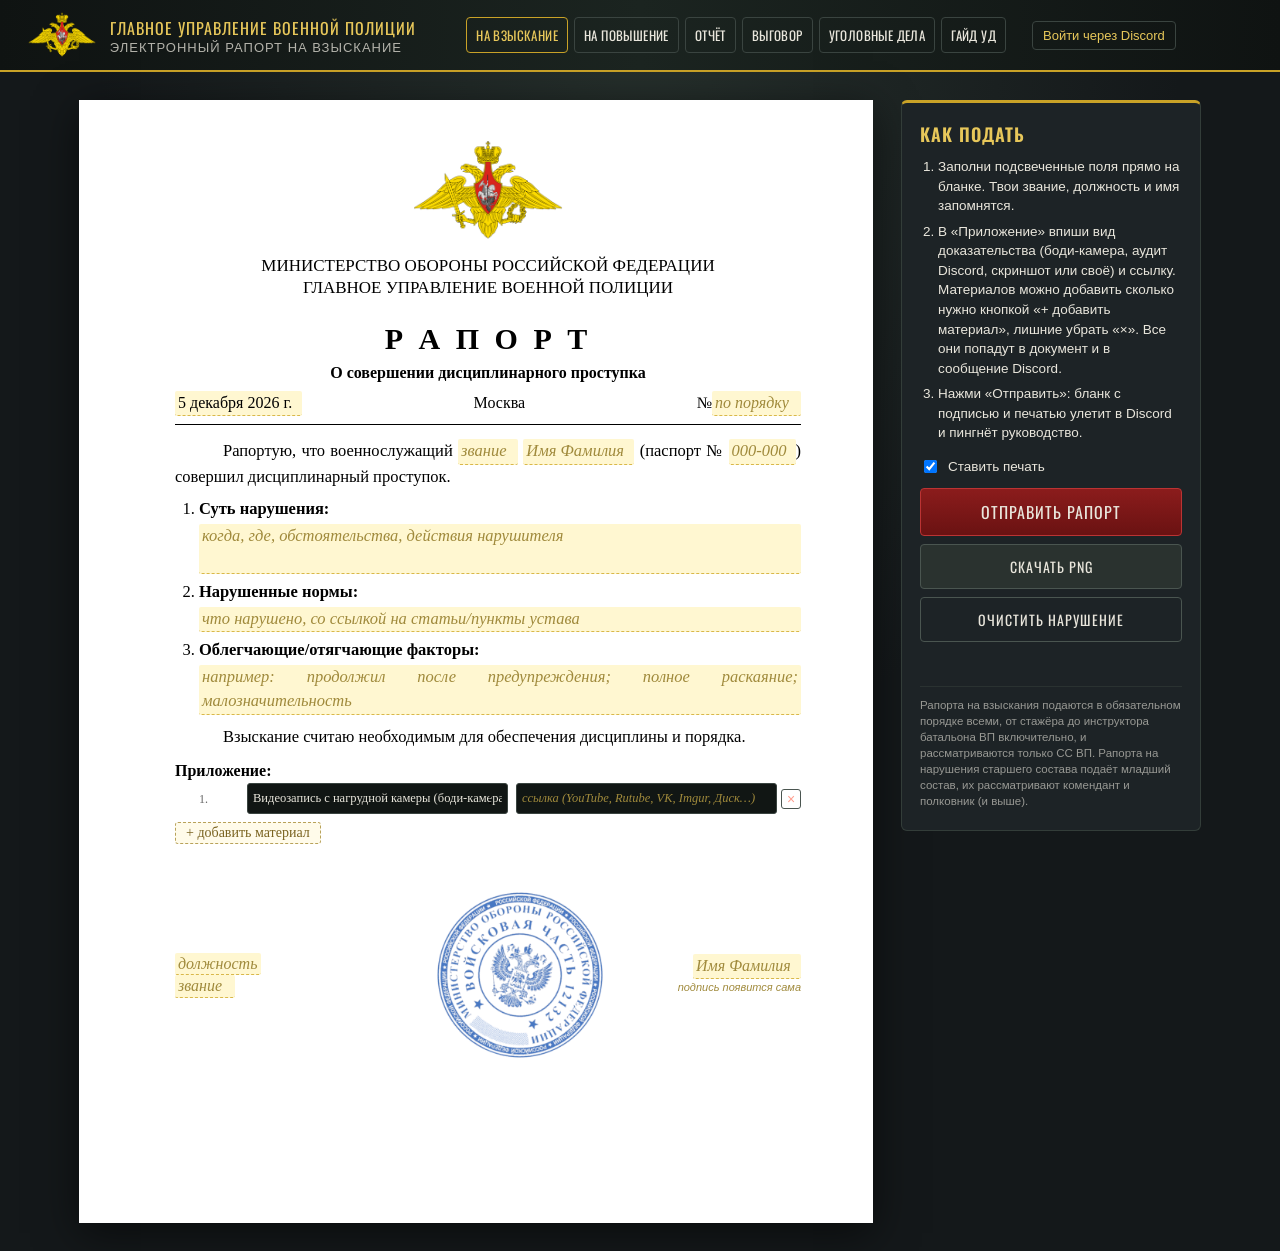
<file: index.html>
<!DOCTYPE html>
<html lang="ru">
<head>
<meta charset="utf-8">
<meta name="viewport" content="width=device-width, initial-scale=1">
<title>ГУ ВП · Электронный рапорт</title>
<link rel="preconnect" href="https://fonts.googleapis.com">
<link rel="preconnect" href="https://fonts.gstatic.com" crossorigin>
<link href="https://fonts.googleapis.com/css2?family=Marck+Script&family=Tinos:ital,wght@0,400;0,700;1,400&family=Oswald:wght@400;600&display=swap" rel="stylesheet">
<link rel="icon" href="favicon.svg" type="image/svg+xml">
<link rel="icon" href="favicon.png" type="image/png" sizes="64x64">
<link rel="apple-touch-icon" href="apple-touch-icon.png">
<link rel="stylesheet" href="style.css">
</head>
<body>
<header class="topbar">
  <img src="emblem.png" alt="">
  <div>
    <div class="t1">ГЛАВНОЕ УПРАВЛЕНИЕ ВОЕННОЙ ПОЛИЦИИ</div>
    <div class="t2">Электронный рапорт на взыскание</div>
  </div>
  <nav class="tabs"><a href="index.html" class="on">На взыскание</a><a href="povyshenie.html">На повышение</a><a href="otchet.html">Отчёт</a><a href="vygovor.html">Выговор</a><a href="ugolovnoe.html">Уголовные дела</a><a href="gajd.html">Гайд УД</a></nav>
</header>

<main class="layout">
  <section class="desk">
    <div class="paper" id="paper">
      <div class="emblem"><img src="emblem.png" alt=""></div>
      <div class="hdr" id="hdr"></div>

      <h1 class="title">Р А П О Р Т</h1>
      <div class="subtitle">О совершении дисциплинарного проступка</div>
      <div class="meta">
        <input class="f" id="date" data-fit>
        <span id="city"></span>
        <span>№<input class="f" id="num" data-fit></span>
      </div>
      <div class="rule"></div>

      <p class="para">Рапортую, что военнослужащий
        <input class="f req" id="tRank" data-fit placeholder="звание" list="ranks">
        <input class="f req" id="tName" data-fit placeholder="Имя Фамилия">
        (паспорт №&nbsp;<input class="f req" id="tPass" data-fit placeholder="000-000">)
        совершил дисциплинарный проступок.</p>

      <ol class="items">
        <li><b>Суть нарушения:</b>
          <textarea class="f req" id="what" rows="2" placeholder="когда, где, обстоятельства, действия нарушителя"></textarea></li>
        <li><b>Нарушенные нормы:</b>
          <textarea class="f req" id="norms" rows="1" placeholder="что нарушено, со ссылкой на статьи/пункты устава"></textarea></li>
        <li><b>Облегчающие/отягчающие факторы:</b>
          <textarea class="f" id="factors" rows="1" placeholder="например: продолжил после предупреждения; полное раскаяние; малозначительность"></textarea></li>
      </ol>

      <p class="para">Взыскание считаю необходимым для обеспечения дисциплины и порядка.</p>

      <div class="appendix">
        <b>Приложение:</b>
        <div id="evList"></div>
        <button type="button" class="ev-add" id="evAdd">+ добавить материал</button>
      </div>

      <div class="sign">
        <div class="sign-left">
          <input class="f req" id="fromPos" data-fit placeholder="должность" list="positions">
          <input class="f req" id="fromRank" data-fit placeholder="звание" list="ranks">
        </div>
        <div class="sign-mid">
          <img id="stamp" alt="">
          <div class="autograph" id="autograph"><span id="autoText"></span><svg id="autoFlourish" viewBox="0 0 240 100"><path id="autoPath" d=""/></svg></div>
        </div>
        <div class="sign-right">
          <input class="f req" id="fromName" data-fit placeholder="Имя Фамилия">
          <div class="sign-hint">подпись появится сама</div>
        </div>
      </div>
    </div>
  </section>

  <aside class="panel">
    <h2>Как подать</h2>
    <ol>
      <li>Заполни подсвеченные поля прямо на бланке. Твои звание, должность и имя запомнятся.</li>
      <li>В «Приложение» впиши вид доказательства (боди-камера, аудит Discord, скриншот или своё) и ссылку. Материалов можно добавить сколько нужно кнопкой «+ добавить материал», лишние убрать «×». Все они попадут в документ и в сообщение Discord.</li>
      <li>Нажми «Отправить»: бланк с подписью и печатью улетит в Discord и пингнёт руководство.</li>
    </ol>
    <label class="chk"><input type="checkbox" id="stampOn" checked> Ставить печать</label>
    <button class="btn primary" id="send">Отправить рапорт</button>
    <button class="btn" id="download">Скачать PNG</button>
    <button class="btn ghost" id="clear">Очистить нарушение</button>
    <div class="status" id="status"></div>
    <div class="note">Рапорта на взыскания подаются в обязательном порядке всеми, от стажёра до инструктора батальона ВП включительно, и рассматриваются только СС ВП. Рапорта на нарушения старшего состава подаёт младший состав, их рассматривают комендант и полковник (и выше).</div>
  </aside>
</main>

<datalist id="ranks">
  <option>Рядовой</option><option>Ефрейтор</option><option>Младший сержант</option><option>Сержант</option>
  <option>Старший сержант</option><option>Старшина</option><option>Прапорщик</option><option>Старший прапорщик</option>
  <option>Младший лейтенант</option><option>Лейтенант</option><option>Старший лейтенант</option><option>Капитан</option>
  <option>Майор</option><option>Подполковник</option><option>Полковник</option><option>Генерал-майор</option><option>Генерал-лейтенант</option><option>Генерал-полковник</option><option>Генерал армии</option>
</datalist>
<datalist id="evTypes">
  <option>Видеозапись с нагрудной камеры (боди-камера)</option><option>Запись из аудита Discord</option><option>Скриншот</option><option>Видеозапись</option><option>Аудиозапись</option><option>Рапорт свидетеля</option><option>Объяснительная</option><option>Выписка из журнала</option>
</datalist>
<datalist id="positions">
  <option>Стажёр ВП</option><option>Инспектор ВП</option><option>Дознаватель ВП</option><option>Инструктор ВП</option><option>Зам. Ком. Бат ВП</option><option>Ком. Бат ВП</option><option>Инспектор военной комендатуры</option><option>Дознаватель военной комендатуры</option><option>Заместитель коменданта гарнизона</option><option>Комендант гарнизона</option>
</datalist>

<script src="config.js"></script>
<script src="auth.js"></script>
<script src="num.js"></script>
<script src="html2canvas.min.js"></script>
<script src="pages.js"></script>
<script src="app.js"></script>
</body>
</html>
</file>
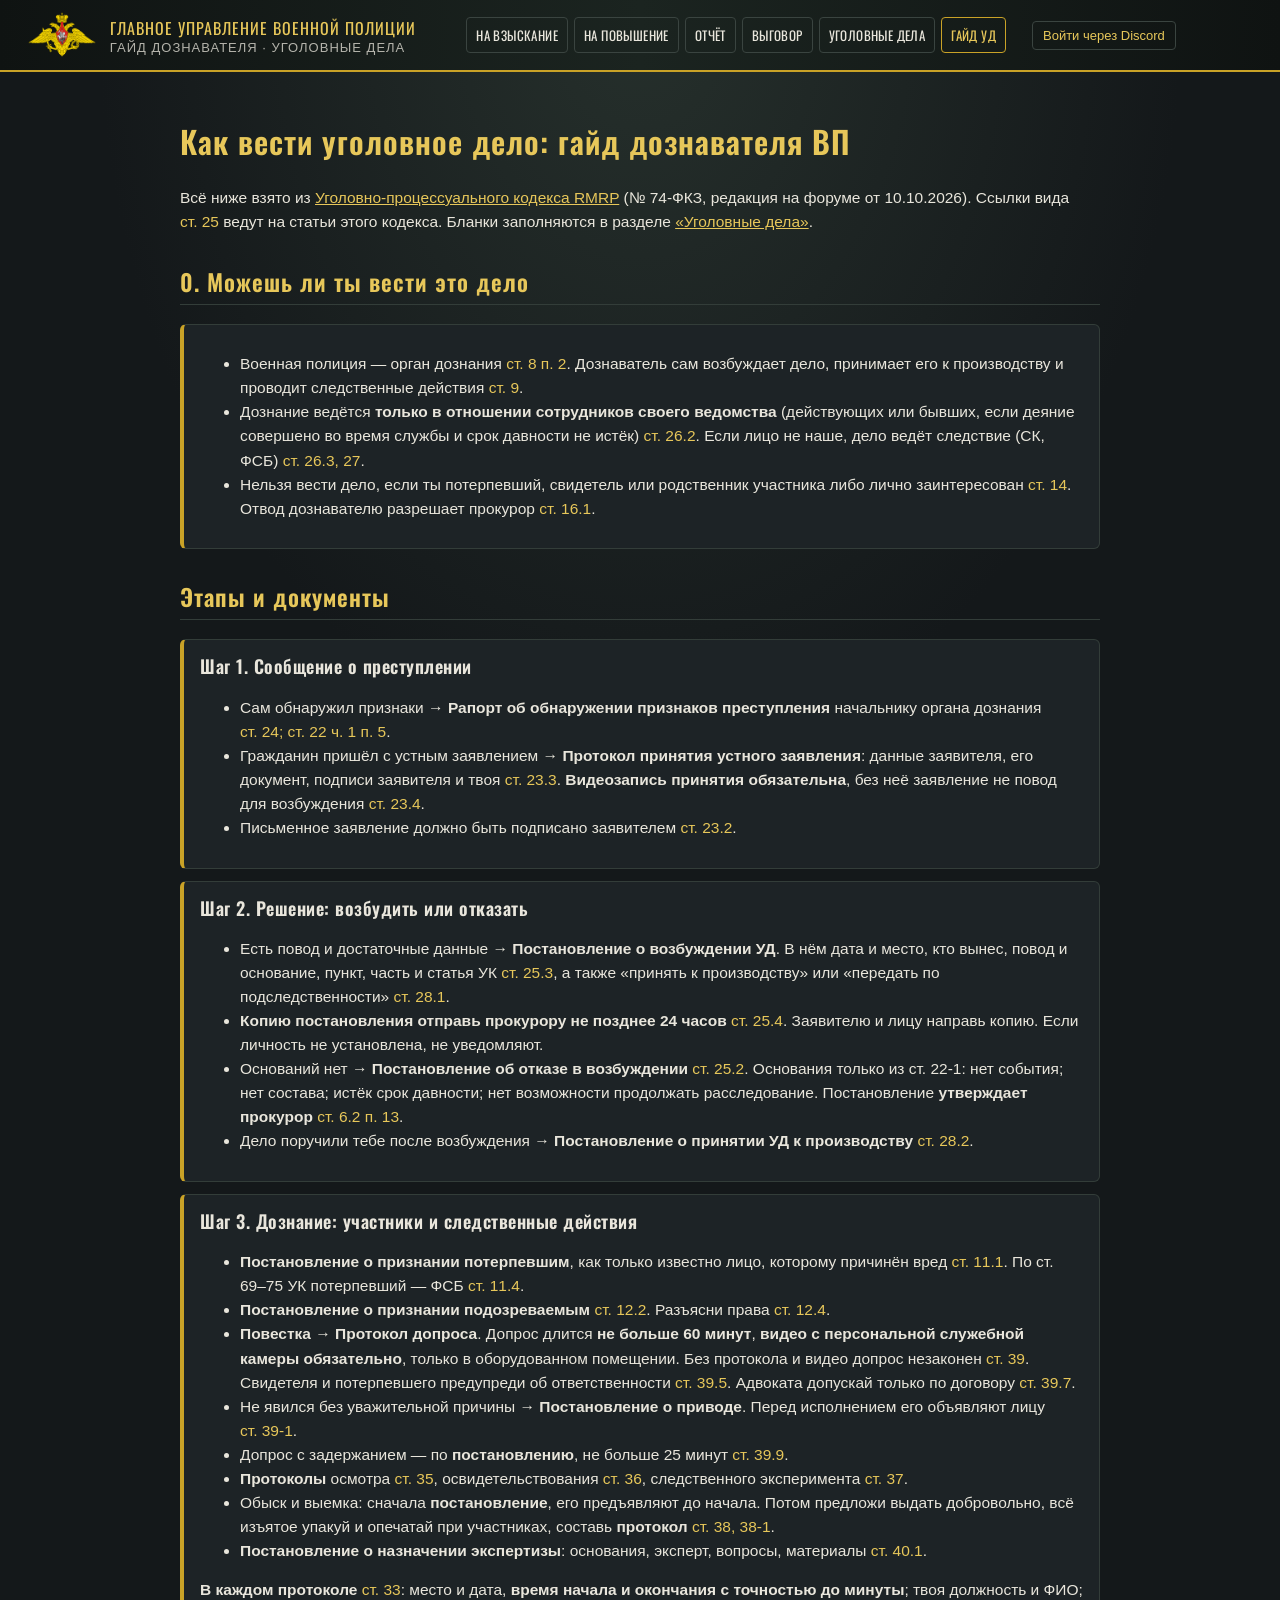
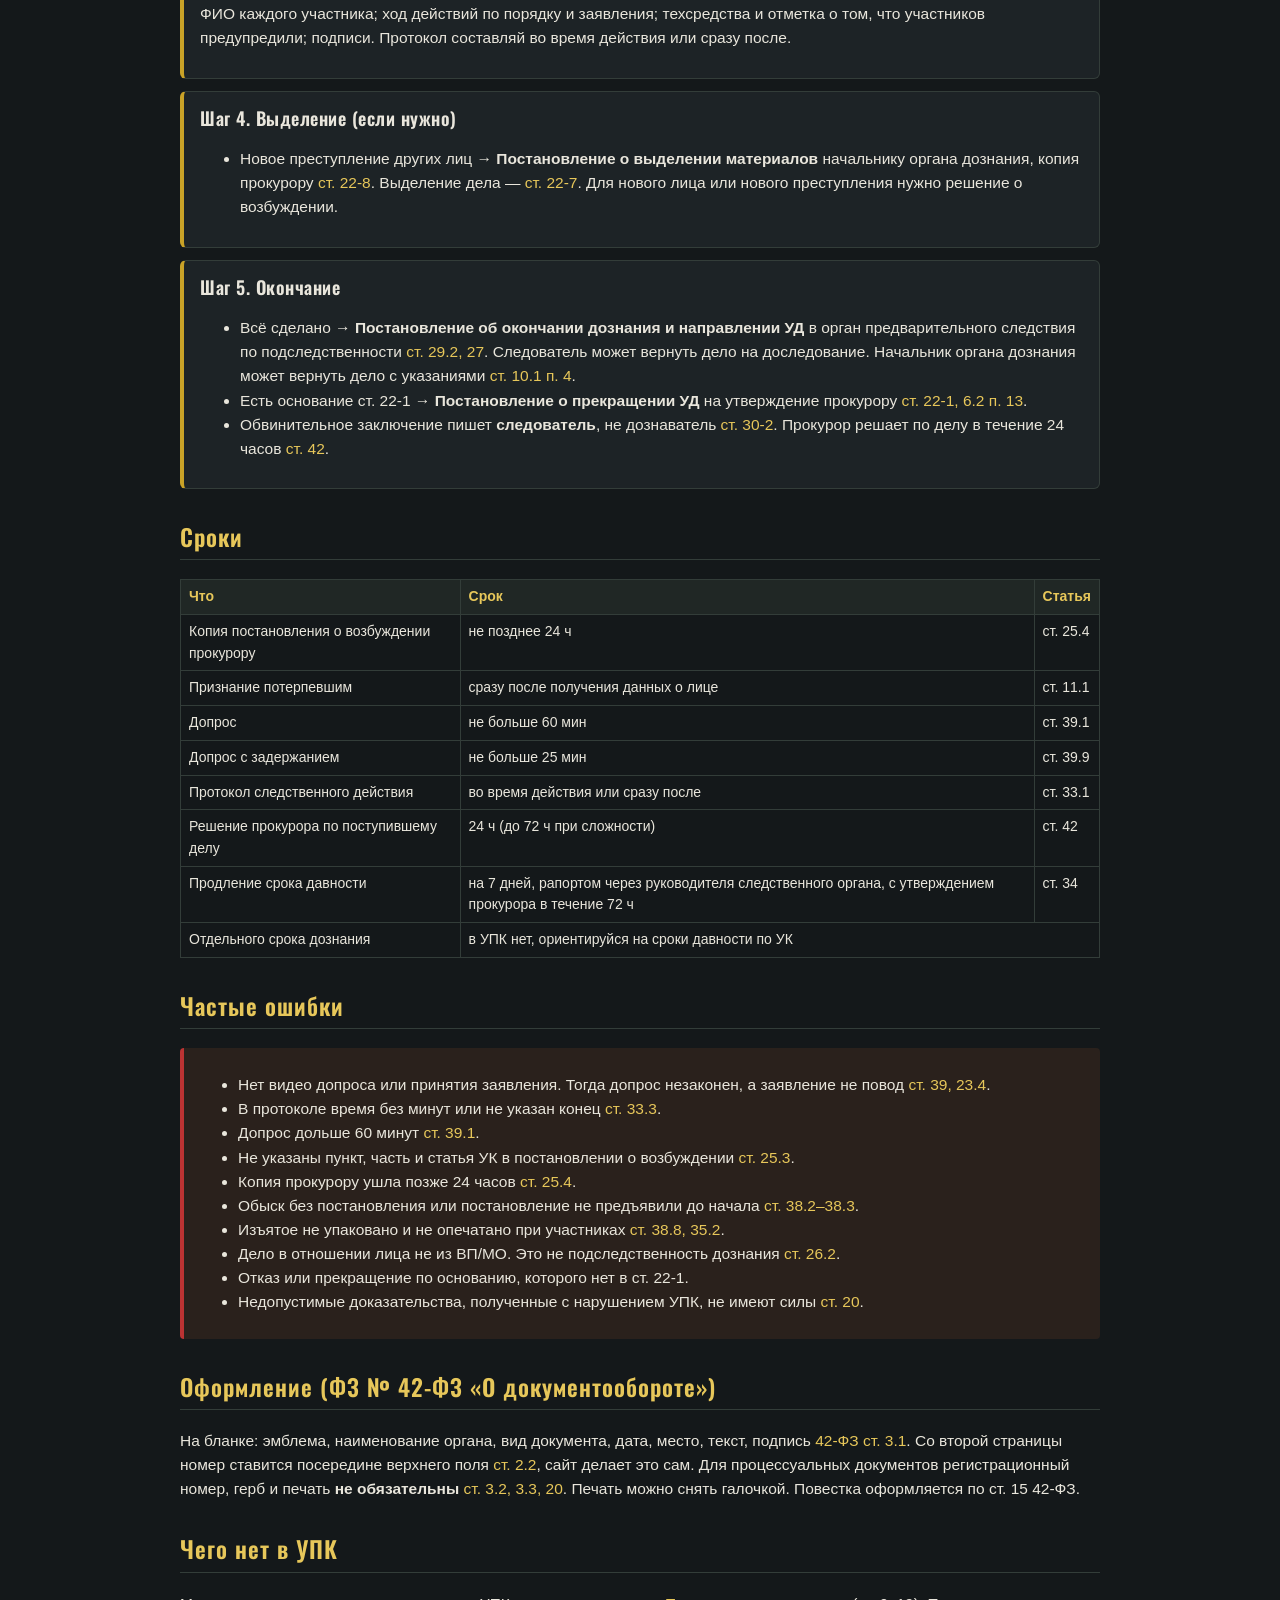
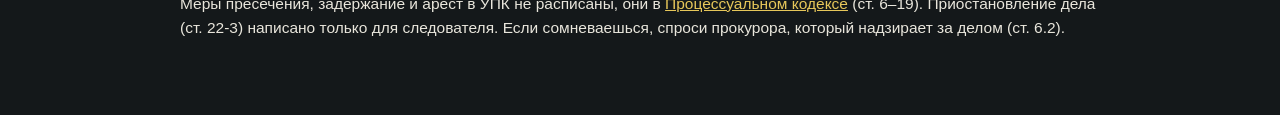
<file: gajd.html>
<!DOCTYPE html>
<html lang="ru">
<head>
<meta charset="utf-8">
<meta name="viewport" content="width=device-width, initial-scale=1">
<title>ГУ ВП · Гайд по уголовным делам</title>
<link rel="preconnect" href="https://fonts.googleapis.com">
<link rel="preconnect" href="https://fonts.gstatic.com" crossorigin>
<link href="https://fonts.googleapis.com/css2?family=Marck+Script&family=Tinos:ital,wght@0,400;0,700;1,400&family=Oswald:wght@400;600&display=swap" rel="stylesheet">
<link rel="icon" href="favicon.svg" type="image/svg+xml">
<link rel="icon" href="favicon.png" type="image/png" sizes="64x64">
<link rel="apple-touch-icon" href="apple-touch-icon.png">
<link rel="stylesheet" href="style.css">
</head>
<body class="promo">
<header class="topbar">
  <img src="emblem.png" alt="">
  <div>
    <div class="t1">ГЛАВНОЕ УПРАВЛЕНИЕ ВОЕННОЙ ПОЛИЦИИ</div>
    <div class="t2">Гайд дознавателя · уголовные дела</div>
  </div>
  <nav class="tabs"><a href="index.html">На взыскание</a><a href="povyshenie.html">На повышение</a><a href="otchet.html">Отчёт</a><a href="vygovor.html">Выговор</a><a href="ugolovnoe.html">Уголовные дела</a><a href="gajd.html" class="on">Гайд УД</a></nav>
</header>
<main class="guide">
<h1>Как вести уголовное дело: гайд дознавателя ВП</h1>
<p>Всё ниже взято из <a href="https://forum.rmrp.ru/threads/ugolovno-processualnyj-kodeks-rossijskoj-federacii.90218/" target="_blank" rel="noopener">Уголовно-процессуального кодекса RMRP</a> (№ 74-ФКЗ, редакция на форуме от 10.10.2026). Ссылки вида <span class="art">ст. 25</span> ведут на статьи этого кодекса. Бланки заполняются в разделе <a href="ugolovnoe.html">«Уголовные дела»</a>.</p>

<h2>0. Можешь ли ты вести это дело</h2>
<div class="step"><ul>
<li>Военная полиция — орган дознания <span class="art">ст. 8 п. 2</span>. Дознаватель сам возбуждает дело, принимает его к производству и проводит следственные действия <span class="art">ст. 9</span>.</li>
<li>Дознание ведётся <b>только в отношении сотрудников своего ведомства</b> (действующих или бывших, если деяние совершено во время службы и срок давности не истёк) <span class="art">ст. 26.2</span>. Если лицо не наше, дело ведёт следствие (СК, ФСБ) <span class="art">ст. 26.3, 27</span>.</li>
<li>Нельзя вести дело, если ты потерпевший, свидетель или родственник участника либо лично заинтересован <span class="art">ст. 14</span>. Отвод дознавателю разрешает прокурор <span class="art">ст. 16.1</span>.</li>
</ul></div>

<h2>Этапы и документы</h2>
<div class="step"><h3>Шаг 1. Сообщение о преступлении</h3>
<ul>
<li>Сам обнаружил признаки → <b>Рапорт об обнаружении признаков преступления</b> начальнику органа дознания <span class="art">ст. 24; ст. 22 ч. 1 п. 5</span>.</li>
<li>Гражданин пришёл с устным заявлением → <b>Протокол принятия устного заявления</b>: данные заявителя, его документ, подписи заявителя и твоя <span class="art">ст. 23.3</span>. <b>Видеозапись принятия обязательна</b>, без неё заявление не повод для возбуждения <span class="art">ст. 23.4</span>.</li>
<li>Письменное заявление должно быть подписано заявителем <span class="art">ст. 23.2</span>.</li>
</ul></div>
<div class="step"><h3>Шаг 2. Решение: возбудить или отказать</h3>
<ul>
<li>Есть повод и достаточные данные → <b>Постановление о возбуждении УД</b>. В нём дата и место, кто вынес, повод и основание, пункт, часть и статья УК <span class="art">ст. 25.3</span>, а также «принять к производству» или «передать по подследственности» <span class="art">ст. 28.1</span>.</li>
<li><b>Копию постановления отправь прокурору не позднее 24 часов</b> <span class="art">ст. 25.4</span>. Заявителю и лицу направь копию. Если личность не установлена, не уведомляют.</li>
<li>Оснований нет → <b>Постановление об отказе в возбуждении</b> <span class="art">ст. 25.2</span>. Основания только из ст. 22-1: нет события; нет состава; истёк срок давности; нет возможности продолжать расследование. Постановление <b>утверждает прокурор</b> <span class="art">ст. 6.2 п. 13</span>.</li>
<li>Дело поручили тебе после возбуждения → <b>Постановление о принятии УД к производству</b> <span class="art">ст. 28.2</span>.</li>
</ul></div>
<div class="step"><h3>Шаг 3. Дознание: участники и следственные действия</h3>
<ul>
<li><b>Постановление о признании потерпевшим</b>, как только известно лицо, которому причинён вред <span class="art">ст. 11.1</span>. По ст. 69–75 УК потерпевший — ФСБ <span class="art">ст. 11.4</span>.</li>
<li><b>Постановление о признании подозреваемым</b> <span class="art">ст. 12.2</span>. Разъясни права <span class="art">ст. 12.4</span>.</li>
<li><b>Повестка</b> → <b>Протокол допроса</b>. Допрос длится <b>не больше 60 минут</b>, <b>видео с персональной служебной камеры обязательно</b>, только в оборудованном помещении. Без протокола и видео допрос незаконен <span class="art">ст. 39</span>. Свидетеля и потерпевшего предупреди об ответственности <span class="art">ст. 39.5</span>. Адвоката допускай только по договору <span class="art">ст. 39.7</span>.</li>
<li>Не явился без уважительной причины → <b>Постановление о приводе</b>. Перед исполнением его объявляют лицу <span class="art">ст. 39-1</span>.</li>
<li>Допрос с задержанием — по <b>постановлению</b>, не больше 25 минут <span class="art">ст. 39.9</span>.</li>
<li><b>Протоколы</b> осмотра <span class="art">ст. 35</span>, освидетельствования <span class="art">ст. 36</span>, следственного эксперимента <span class="art">ст. 37</span>.</li>
<li>Обыск и выемка: сначала <b>постановление</b>, его предъявляют до начала. Потом предложи выдать добровольно, всё изъятое упакуй и опечатай при участниках, составь <b>протокол</b> <span class="art">ст. 38, 38-1</span>.</li>
<li><b>Постановление о назначении экспертизы</b>: основания, эксперт, вопросы, материалы <span class="art">ст. 40.1</span>.</li>
</ul>
<p><b>В каждом протоколе</b> <span class="art">ст. 33</span>: место и дата, <b>время начала и окончания с точностью до минуты</b>; твоя должность и ФИО; ФИО каждого участника; ход действий по порядку и заявления; техсредства и отметка о том, что участников предупредили; подписи. Протокол составляй во время действия или сразу после.</p></div>
<div class="step"><h3>Шаг 4. Выделение (если нужно)</h3>
<ul><li>Новое преступление других лиц → <b>Постановление о выделении материалов</b> начальнику органа дознания, копия прокурору <span class="art">ст. 22-8</span>. Выделение дела — <span class="art">ст. 22-7</span>. Для нового лица или нового преступления нужно решение о возбуждении.</li></ul></div>
<div class="step"><h3>Шаг 5. Окончание</h3>
<ul>
<li>Всё сделано → <b>Постановление об окончании дознания и направлении УД</b> в орган предварительного следствия по подследственности <span class="art">ст. 29.2, 27</span>. Следователь может вернуть дело на доследование. Начальник органа дознания может вернуть дело с указаниями <span class="art">ст. 10.1 п. 4</span>.</li>
<li>Есть основание ст. 22-1 → <b>Постановление о прекращении УД</b> на утверждение прокурору <span class="art">ст. 22-1, 6.2 п. 13</span>.</li>
<li>Обвинительное заключение пишет <b>следователь</b>, не дознаватель <span class="art">ст. 30-2</span>. Прокурор решает по делу в течение 24 часов <span class="art">ст. 42</span>.</li>
</ul></div>

<h2>Сроки</h2>
<table><tr><th>Что</th><th>Срок</th><th>Статья</th></tr>
<tr><td>Копия постановления о возбуждении прокурору</td><td>не позднее 24 ч</td><td>ст. 25.4</td></tr>
<tr><td>Признание потерпевшим</td><td>сразу после получения данных о лице</td><td>ст. 11.1</td></tr>
<tr><td>Допрос</td><td>не больше 60 мин</td><td>ст. 39.1</td></tr>
<tr><td>Допрос с задержанием</td><td>не больше 25 мин</td><td>ст. 39.9</td></tr>
<tr><td>Протокол следственного действия</td><td>во время действия или сразу после</td><td>ст. 33.1</td></tr>
<tr><td>Решение прокурора по поступившему делу</td><td>24 ч (до 72 ч при сложности)</td><td>ст. 42</td></tr>
<tr><td>Продление срока давности</td><td>на 7 дней, рапортом через руководителя следственного органа, с утверждением прокурора в течение 72 ч</td><td>ст. 34</td></tr>
<tr><td>Отдельного срока дознания</td><td colspan="2">в УПК нет, ориентируйся на сроки давности по УК</td></tr>
</table>

<h2>Частые ошибки</h2>
<div class="warn"><ul>
<li>Нет видео допроса или принятия заявления. Тогда допрос незаконен, а заявление не повод <span class="art">ст. 39, 23.4</span>.</li>
<li>В протоколе время без минут или не указан конец <span class="art">ст. 33.3</span>.</li>
<li>Допрос дольше 60 минут <span class="art">ст. 39.1</span>.</li>
<li>Не указаны пункт, часть и статья УК в постановлении о возбуждении <span class="art">ст. 25.3</span>.</li>
<li>Копия прокурору ушла позже 24 часов <span class="art">ст. 25.4</span>.</li>
<li>Обыск без постановления или постановление не предъявили до начала <span class="art">ст. 38.2–38.3</span>.</li>
<li>Изъятое не упаковано и не опечатано при участниках <span class="art">ст. 38.8, 35.2</span>.</li>
<li>Дело в отношении лица не из ВП/МО. Это не подследственность дознания <span class="art">ст. 26.2</span>.</li>
<li>Отказ или прекращение по основанию, которого нет в ст. 22-1.</li>
<li>Недопустимые доказательства, полученные с нарушением УПК, не имеют силы <span class="art">ст. 20</span>.</li>
</ul></div>

<h2>Оформление (ФЗ № 42-ФЗ «О документообороте»)</h2>
<p>На бланке: эмблема, наименование органа, вид документа, дата, место, текст, подпись <span class="art">42-ФЗ ст. 3.1</span>. Со второй страницы номер ставится посередине верхнего поля <span class="art">ст. 2.2</span>, сайт делает это сам. Для процессуальных документов регистрационный номер, герб и печать <b>не обязательны</b> <span class="art">ст. 3.2, 3.3, 20</span>. Печать можно снять галочкой. Повестка оформляется по ст. 15 42-ФЗ.</p>

<h2>Чего нет в УПК</h2>
<p>Меры пресечения, задержание и арест в УПК не расписаны, они в <a href="https://forum.rmrp.ru/threads/processualnyj-kodeks-rossijskoj-federacii.58424/" target="_blank" rel="noopener">Процессуальном кодексе</a> (ст. 6–19). Приостановление дела (ст. 22-3) написано только для следователя. Если сомневаешься, спроси прокурора, который надзирает за делом (ст. 6.2).</p>
</main>
<script src="config.js"></script>
<script src="auth.js"></script>
</body>
</html>
</file>
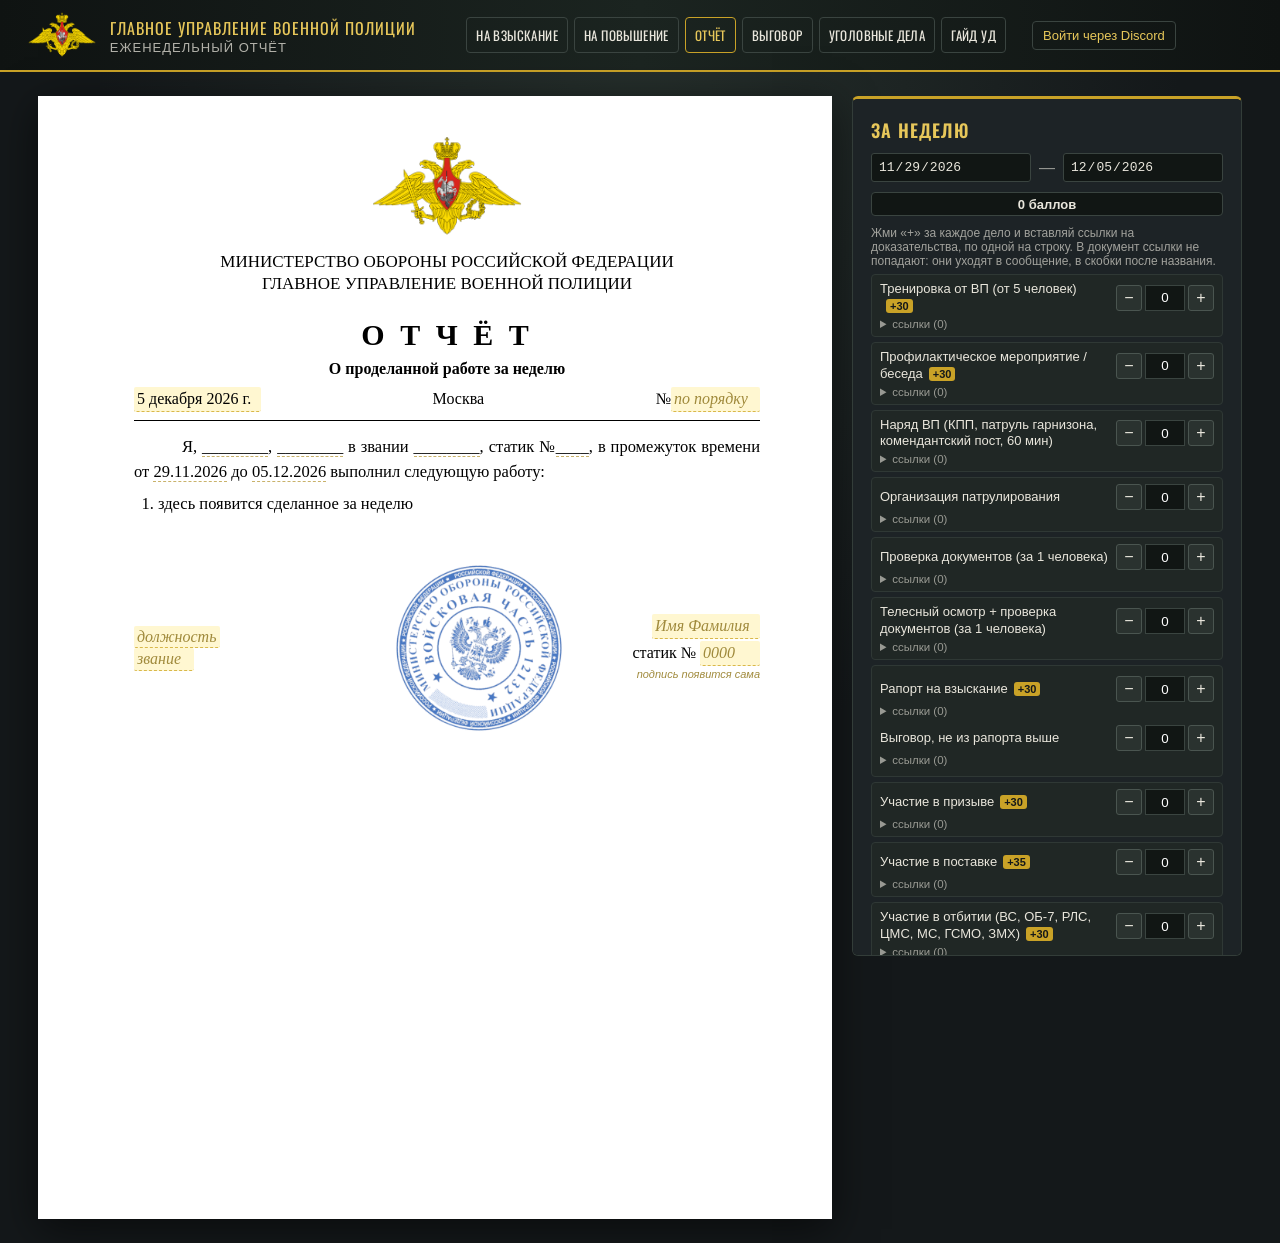
<file: otchet.html>
<!DOCTYPE html>
<html lang="ru">
<head>
<meta charset="utf-8">
<meta name="viewport" content="width=device-width, initial-scale=1">
<title>ГУ ВП · Еженедельный отчёт</title>
<link rel="preconnect" href="https://fonts.googleapis.com">
<link rel="preconnect" href="https://fonts.gstatic.com" crossorigin>
<link href="https://fonts.googleapis.com/css2?family=Marck+Script&family=Tinos:ital,wght@0,400;0,700;1,400&family=Oswald:wght@400;600&display=swap" rel="stylesheet">
<link rel="icon" href="favicon.svg" type="image/svg+xml">
<link rel="icon" href="favicon.png" type="image/png" sizes="64x64">
<link rel="apple-touch-icon" href="apple-touch-icon.png">
<link rel="stylesheet" href="style.css">
</head>
<body class="promo">
<header class="topbar">
  <img src="emblem.png" alt="">
  <div>
    <div class="t1">ГЛАВНОЕ УПРАВЛЕНИЕ ВОЕННОЙ ПОЛИЦИИ</div>
    <div class="t2">Еженедельный отчёт</div>
  </div>
  <nav class="tabs"><a href="index.html">На взыскание</a><a href="povyshenie.html">На повышение</a><a href="otchet.html" class="on">Отчёт</a><a href="vygovor.html">Выговор</a><a href="ugolovnoe.html">Уголовные дела</a><a href="gajd.html">Гайд УД</a></nav>
</header>

<main class="layout">
  <section class="desk">
    <div class="paper" id="paper">
      <div class="emblem"><img src="emblem.png" alt=""></div>
      <div class="hdr" id="hdr"></div>

      <h1 class="title">О Т Ч Ё Т</h1>
      <div class="subtitle">О проделанной работе за неделю</div>
      <div class="meta">
        <input class="f" id="date" data-fit>
        <span id="city"></span>
        <span>№<input class="f" id="num" data-fit></span>
      </div>
      <div class="rule"></div>

      <p class="para">Я, <span class="calc" id="nameInText">________</span>, <span class="calc" id="posInText">________</span>
        в звании <span class="calc" id="rankInText">________</span>, статик №<span class="calc" id="staticInText">____</span>,
        в промежуток времени от <span class="calc" id="fromText">ДД.ММ.ГГГГ</span> до <span class="calc" id="toText">ДД.ММ.ГГГГ</span>
        выполнил следующую работу:</p>

      <ol class="items" id="workList"></ol>
      <p class="para" id="summary"></p>

      <div class="appendix" id="appendix">
        <b>Приложение:</b>
        <div class="app-row">1. Материалы, подтверждающие выполненную работу (<span id="proofCount">0</span> шт.)</div>
      </div>

      <div class="sign">
        <div class="sign-left">
          <input class="f req" id="fromPos" data-fit placeholder="должность" list="positions">
          <input class="f req" id="fromRank" data-fit placeholder="звание" list="ranks">
        </div>
        <div class="sign-mid">
          <img id="stamp" alt="">
          <div class="autograph" id="autograph"><span id="autoText"></span><svg id="autoFlourish" viewBox="0 0 240 100"><path id="autoPath" d=""/></svg></div>
        </div>
        <div class="sign-right">
          <input class="f req" id="fromName" data-fit placeholder="Имя Фамилия">
          <div class="static-line">статик № <input class="f req" id="staticId" data-fit placeholder="0000"></div>
          <div class="sign-hint">подпись появится сама</div>
        </div>
      </div>
    </div>
  </section>

  <aside class="panel calc-panel">
    <h2>За неделю</h2>
    <div class="week-dates">
      <input type="date" id="fromDate">
      <span>—</span>
      <input type="date" id="toDate">
    </div>
    <div class="bar"><div class="bar-fill" id="barFill"></div><span id="barText">0 баллов</span></div>
    <div class="acts-hint">Жми «+» за каждое дело и вставляй ссылки на доказательства, по одной на строку. В документ ссылки не попадают: они уходят в сообщение, в скобки после названия.</div>
    <div id="acts"></div>
    <div class="vygovor-note ok" id="vygNote">Выговор, который ты уже выдал рапортом на взыскание, второй раз не считается. Оставь что-то одно: либо рапорт, либо выговор.</div>

    <label class="chk"><input type="checkbox" id="stampOn" checked> Ставить печать</label>
    <button class="btn primary" id="send">Отправить отчёт</button>
    <button class="btn" id="download">Скачать PNG</button>
    <button class="btn ghost" id="clear">Обнулить неделю</button>
    <div class="status" id="status"></div>
  </aside>
</main>

<datalist id="ranks">
  <option>Рядовой</option><option>Ефрейтор</option><option>Младший сержант</option><option>Сержант</option>
  <option>Старший сержант</option><option>Старшина</option><option>Прапорщик</option><option>Старший прапорщик</option>
  <option>Младший лейтенант</option><option>Лейтенант</option><option>Старший лейтенант</option><option>Капитан</option>
  <option>Майор</option><option>Подполковник</option><option>Полковник</option><option>Генерал-майор</option><option>Генерал-лейтенант</option><option>Генерал-полковник</option><option>Генерал армии</option>
</datalist>
<datalist id="positions">
  <option>Стажёр ВП</option><option>Инспектор ВП</option><option>Дознаватель ВП</option><option>Инструктор ВП</option><option>Зам. Ком. Бат ВП</option><option>Ком. Бат ВП</option><option>Инспектор военной комендатуры</option><option>Дознаватель военной комендатуры</option><option>Заместитель коменданта гарнизона</option><option>Комендант гарнизона</option>
</datalist>

<script src="config.js"></script>
<script src="auth.js"></script>
<script src="num.js"></script>
<script src="promo-rules.js"></script>
<script src="html2canvas.min.js"></script>
<script src="pages.js"></script>
<script src="otchet.js"></script>
</body>
</html>
</file>
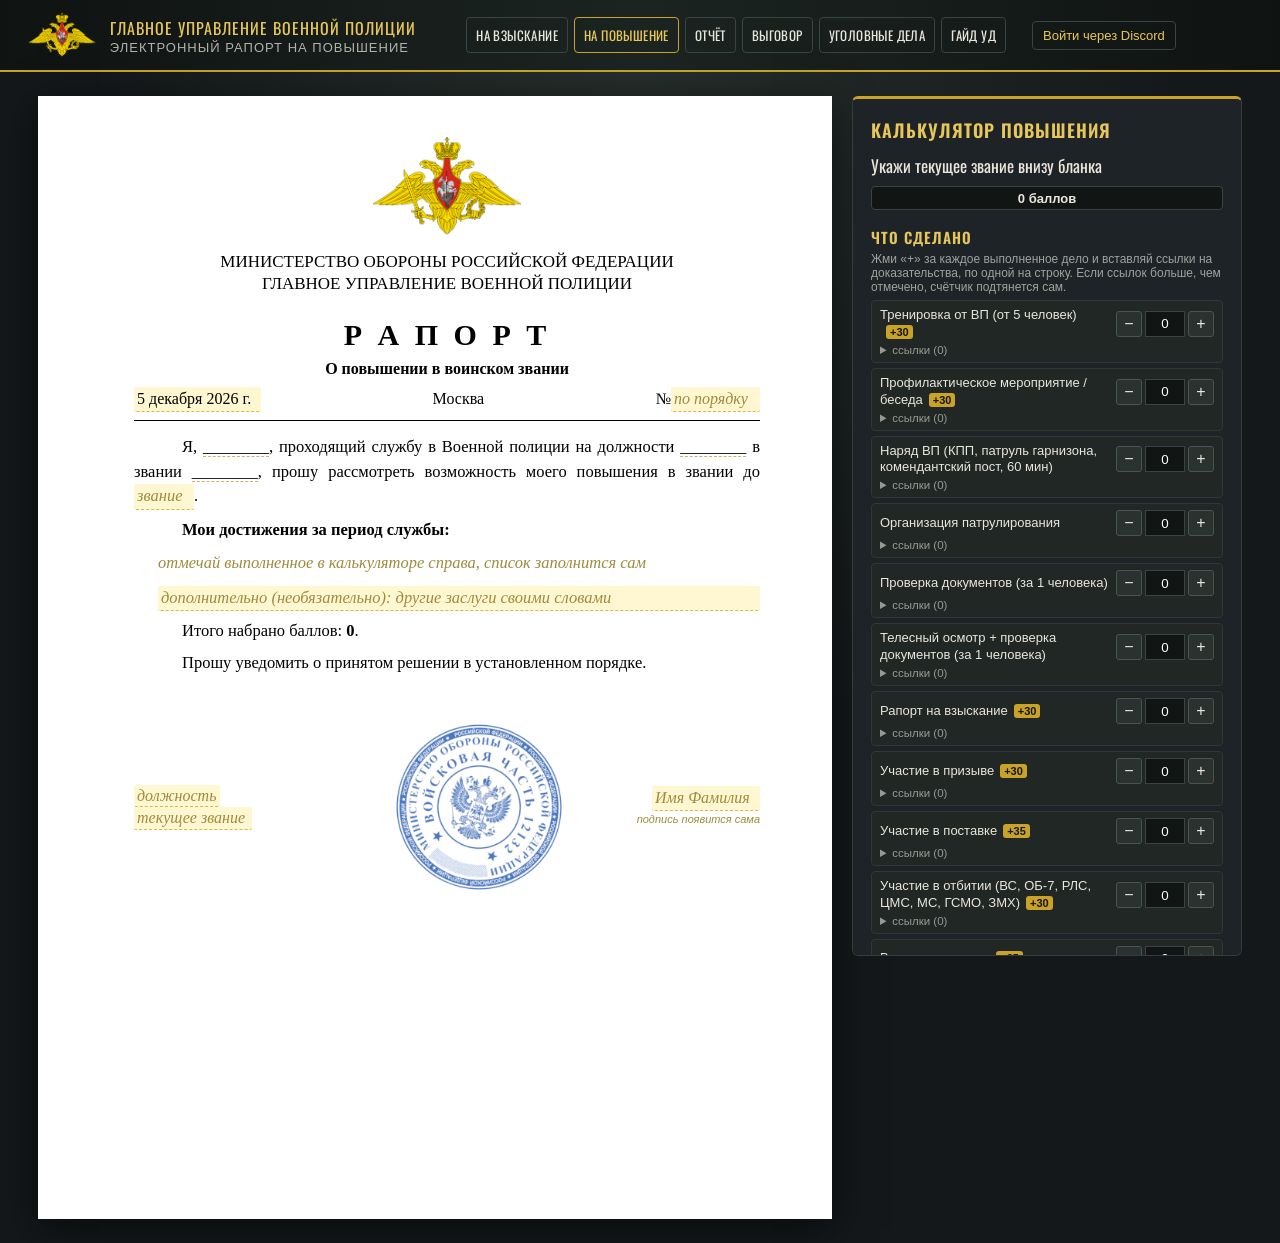
<file: povyshenie.html>
<!DOCTYPE html>
<html lang="ru">
<head>
<meta charset="utf-8">
<meta name="viewport" content="width=device-width, initial-scale=1">
<title>ГУ ВП · Рапорт на повышение</title>
<link rel="preconnect" href="https://fonts.googleapis.com">
<link rel="preconnect" href="https://fonts.gstatic.com" crossorigin>
<link href="https://fonts.googleapis.com/css2?family=Marck+Script&family=Tinos:ital,wght@0,400;0,700;1,400&family=Oswald:wght@400;600&display=swap" rel="stylesheet">
<link rel="icon" href="favicon.svg" type="image/svg+xml">
<link rel="icon" href="favicon.png" type="image/png" sizes="64x64">
<link rel="apple-touch-icon" href="apple-touch-icon.png">
<link rel="stylesheet" href="style.css">
</head>
<body class="promo">
<header class="topbar">
  <img src="emblem.png" alt="">
  <div>
    <div class="t1">ГЛАВНОЕ УПРАВЛЕНИЕ ВОЕННОЙ ПОЛИЦИИ</div>
    <div class="t2">Электронный рапорт на повышение</div>
  </div>
  <nav class="tabs"><a href="index.html">На взыскание</a><a href="povyshenie.html" class="on">На повышение</a><a href="otchet.html">Отчёт</a><a href="vygovor.html">Выговор</a><a href="ugolovnoe.html">Уголовные дела</a><a href="gajd.html">Гайд УД</a></nav>
</header>

<main class="layout">
  <section class="desk">
    <div class="paper" id="paper">
      <div class="emblem"><img src="emblem.png" alt=""></div>
      <div class="hdr" id="hdr"></div>

      <h1 class="title">Р А П О Р Т</h1>
      <div class="subtitle">О повышении в воинском звании</div>
      <div class="meta">
        <input class="f" id="date" data-fit>
        <span id="city"></span>
        <span>№<input class="f" id="num" data-fit></span>
      </div>
      <div class="rule"></div>

      <p class="para">Я, <span class="calc" id="nameInText">________</span>, проходящий службу в Военной полиции на должности
        <span class="calc" id="posInText">________</span> в звании <span class="calc" id="rankInText">________</span>,
        прошу рассмотреть возможность моего повышения в звании до
        <input class="f req" id="target" data-fit placeholder="звание" list="ranks">.</p>

      <p class="para"><b>Мои достижения за период службы:</b></p>
      <ol class="items" id="achList"></ol>
      <div class="extra-wrap"><textarea class="f" id="extra" rows="1" placeholder="дополнительно (необязательно): другие заслуги своими словами"></textarea></div>
      <p class="para" id="summary"></p>

      <p class="para">Прошу уведомить о принятом решении в установленном порядке.</p>

      <div class="appendix" id="appendix">
        <b>Приложение:</b>
        <div class="app-row">1. Материалы, подтверждающие выполненную работу (<span id="proofCount">0</span> шт.)</div>
      </div>

      <div class="sign">
        <div class="sign-left">
          <input class="f req" id="fromPos" data-fit placeholder="должность" list="positions">
          <input class="f req" id="fromRank" data-fit placeholder="текущее звание" list="ranks">
        </div>
        <div class="sign-mid">
          <img id="stamp" alt="">
          <div class="autograph" id="autograph"><span id="autoText"></span><svg id="autoFlourish" viewBox="0 0 240 100"><path id="autoPath" d=""/></svg></div>
        </div>
        <div class="sign-right">
          <input class="f req" id="fromName" data-fit placeholder="Имя Фамилия">
          <div class="sign-hint">подпись появится сама</div>
        </div>
      </div>
    </div>
  </section>

  <aside class="panel calc-panel">
    <h2>Калькулятор повышения</h2>
    <div class="route" id="route">Укажи текущее звание внизу бланка</div>
    <div class="bar"><div class="bar-fill" id="barFill"></div><span id="barText">0 баллов</span></div>
    <ul class="crit" id="crit"></ul>
    <div class="crit-note" id="critNote"></div>

    <h3>Что сделано</h3>
    <div class="acts-hint">Жми «+» за каждое выполненное дело и вставляй ссылки на доказательства, по одной на строку. Если ссылок больше, чем отмечено, счётчик подтянется сам.</div>
    <div id="acts"></div>

    <label class="chk"><input type="checkbox" id="stampOn" checked> Ставить печать</label>
    <button class="btn primary" id="send">Отправить рапорт</button>
    <button class="btn" id="download">Скачать PNG</button>
    <button class="btn ghost" id="clear">Обнулить достижения</button>
    <div class="status" id="status"></div>
  </aside>
</main>

<datalist id="ranks">
  <option>Рядовой</option><option>Ефрейтор</option><option>Младший сержант</option><option>Сержант</option>
  <option>Старший сержант</option><option>Старшина</option><option>Прапорщик</option><option>Старший прапорщик</option>
  <option>Младший лейтенант</option><option>Лейтенант</option><option>Старший лейтенант</option><option>Капитан</option>
  <option>Майор</option><option>Подполковник</option><option>Полковник</option><option>Генерал-майор</option><option>Генерал-лейтенант</option><option>Генерал-полковник</option><option>Генерал армии</option>
</datalist>
<datalist id="positions">
  <option>Стажёр ВП</option><option>Инспектор ВП</option><option>Дознаватель ВП</option><option>Инструктор ВП</option><option>Зам. Ком. Бат ВП</option><option>Ком. Бат ВП</option><option>Инспектор военной комендатуры</option><option>Дознаватель военной комендатуры</option><option>Заместитель коменданта гарнизона</option><option>Комендант гарнизона</option>
</datalist>

<script src="config.js"></script>
<script src="auth.js"></script>
<script src="num.js"></script>
<script src="promo-rules.js"></script>
<script src="html2canvas.min.js"></script>
<script src="pages.js"></script>
<script src="povyshenie.js"></script>
</body>
</html>
</file>
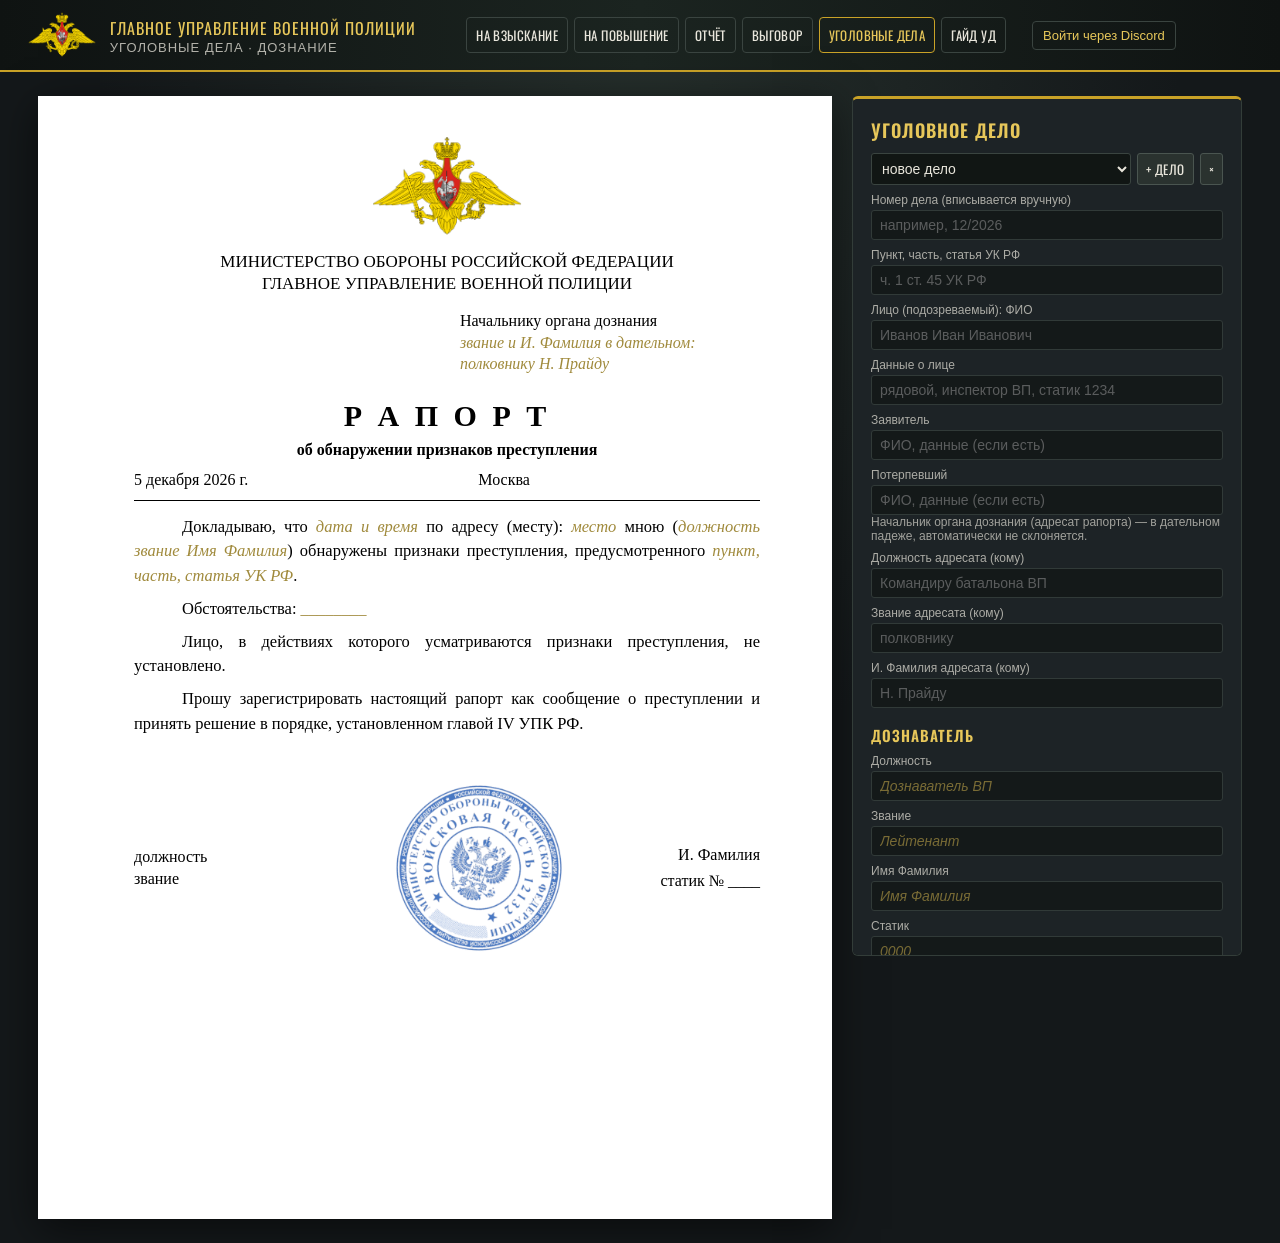
<file: ugolovnoe.html>
<!DOCTYPE html>
<html lang="ru">
<head>
<meta charset="utf-8">
<meta name="viewport" content="width=device-width, initial-scale=1">
<title>ГУ ВП · Уголовные дела</title>
<link rel="preconnect" href="https://fonts.googleapis.com">
<link rel="preconnect" href="https://fonts.gstatic.com" crossorigin>
<link href="https://fonts.googleapis.com/css2?family=Marck+Script&family=Tinos:ital,wght@0,400;0,700;1,400&family=Oswald:wght@400;600&display=swap" rel="stylesheet">
<link rel="icon" href="favicon.svg" type="image/svg+xml">
<link rel="icon" href="favicon.png" type="image/png" sizes="64x64">
<link rel="apple-touch-icon" href="apple-touch-icon.png">
<link rel="stylesheet" href="style.css">
</head>
<body class="promo ud">
<header class="topbar">
  <img src="emblem.png" alt="">
  <div>
    <div class="t1">ГЛАВНОЕ УПРАВЛЕНИЕ ВОЕННОЙ ПОЛИЦИИ</div>
    <div class="t2">Уголовные дела · дознание</div>
  </div>
  <nav class="tabs"><a href="index.html">На взыскание</a><a href="povyshenie.html">На повышение</a><a href="otchet.html">Отчёт</a><a href="vygovor.html">Выговор</a><a href="ugolovnoe.html" class="on">Уголовные дела</a><a href="gajd.html">Гайд УД</a></nav>
</header>

<main class="layout">
  <section class="desk">
    <div class="paper" id="paper">
      <div class="ud-approve" id="pApprove">УТВЕРЖДАЮ<br>Прокурор ______________________<br>«___» ____________ 20__ г.<br>подпись ____________</div>
      <div class="emblem"><img src="emblem.png" alt=""></div>
      <div class="hdr" id="hdr"></div>
      <div class="addressee" id="pTo"></div>
      <h1 class="title" id="pTitle"></h1>
      <div class="subtitle" id="pSub"></div>
      <div class="meta"><span id="pDate"></span><span id="pCity"></span><span id="pNum"></span></div>
      <div class="rule"></div>
      <div id="pBody"></div>
      <div class="appendix" id="pApp"><b>Приложение:</b><div id="pAppList"></div></div>
      <div class="sign">
        <div class="sign-left"><span id="sPos"></span><span id="sRank"></span></div>
        <div class="sign-mid">
          <img id="stamp" alt="">
          <div class="autograph"><span id="autoText"></span><svg id="autoFlourish" viewBox="0 0 240 100"><path id="autoPath" d=""/></svg></div>
        </div>
        <div class="sign-right"><span id="sName"></span><div class="static-line">статик № <span id="sStatic"></span></div></div>
      </div>
      <div class="ud-signs" id="pSigns"></div>
    </div>
  </section>

  <aside class="panel calc-panel">
    <h2>Уголовное дело</h2>
    <div class="ud-case-row"><select id="caseSel"></select><button type="button" class="mini" id="caseNew" title="Новое дело">+ дело</button><button type="button" class="mini" id="caseDel" title="Удалить дело">×</button></div>
    <label class="plab">Номер дела (вписывается вручную)<input id="c_num" placeholder="например, 12/2026"></label>
    <label class="plab">Пункт, часть, статья УК РФ<input id="c_article" placeholder="ч. 1 ст. 45 УК РФ"></label>
    <label class="plab">Лицо (подозреваемый): ФИО<input id="c_suspName" placeholder="Иванов Иван Иванович"></label>
    <label class="plab">Данные о лице<input id="c_suspInfo" placeholder="рядовой, инспектор ВП, статик 1234"></label>
    <label class="plab">Заявитель<input id="c_applicant" placeholder="ФИО, данные (если есть)"></label>
    <label class="plab">Потерпевший<input id="c_victim" placeholder="ФИО, данные (если есть)"></label>
    <div class="acts-hint">Начальник органа дознания (адресат рапорта) — в дательном падеже, автоматически не склоняется.</div>
    <label class="plab">Должность адресата (кому)<input id="c_chiefPos" placeholder="Командиру батальона ВП"></label>
    <label class="plab">Звание адресата (кому)<input id="c_chiefRank" placeholder="полковнику"></label>
    <label class="plab">И. Фамилия адресата (кому)<input id="c_chiefName" placeholder="Н. Прайду"></label>

    <h3>Дознаватель</h3>
    <label class="plab">Должность<input class="f req" id="fromPos" list="positions" placeholder="Дознаватель ВП"></label>
    <label class="plab">Звание<input class="f req" id="fromRank" list="ranks" placeholder="Лейтенант"></label>
    <label class="plab">Имя Фамилия<input class="f req" id="fromName" placeholder="Имя Фамилия"></label>
    <label class="plab">Статик<input class="f req" id="staticId" placeholder="0000"></label>

    <h3>Документ</h3>
    <select id="docSel" class="ud-doc"></select>
    <div class="ud-arts">Основание: <b id="docArts"></b></div>
    <div class="ud-arts">Куда: <span id="docRoute"></span></div>
    <label class="plab">Дата документа<input type="date" id="d_date"></label>
    <div id="docFields"></div>

    <h3>Приложение (доказательства)</h3>
    <div class="acts-hint">Сколько угодно строк. Название попадёт в документ, ссылка уйдёт в сообщение Discord.</div>
    <div id="evList"></div>
    <button type="button" class="btn ghost" id="evAdd">+ материал</button>

    <div class="crit-note no" id="checksBox"><b>Не хватает по УПК:</b><ul id="checks"></ul></div>
    <label class="chk"><input type="checkbox" id="stampOn" checked> Ставить печать</label>
    <button class="btn primary" id="send">Отправить в Discord</button>
    <button class="btn" id="download">Скачать PNG</button>
    <button class="btn ghost" id="clearDoc">Очистить бланк</button>
    <div class="status" id="status"></div>
    <div class="note">Как вести дело по шагам, читай в <a href="gajd.html">гайде</a>. Дела хранятся только в этом браузере.</div>
  </aside>
</main>

<datalist id="ranks">
  <option>Рядовой</option><option>Ефрейтор</option><option>Младший сержант</option><option>Сержант</option>
  <option>Старший сержант</option><option>Старшина</option><option>Прапорщик</option><option>Старший прапорщик</option>
  <option>Младший лейтенант</option><option>Лейтенант</option><option>Старший лейтенант</option><option>Капитан</option>
  <option>Майор</option><option>Подполковник</option><option>Полковник</option><option>Генерал-майор</option><option>Генерал-лейтенант</option><option>Генерал-полковник</option><option>Генерал армии</option>
</datalist>
<datalist id="positions">
  <option>Дознаватель ВП</option><option>Дознаватель военной комендатуры</option><option>Ком. Бат ВП</option><option>Зам. Ком. Бат ВП</option><option>Комендант гарнизона</option><option>Заместитель коменданта гарнизона</option>
</datalist>
<datalist id="evTypes">
  <option>Видеозапись с нагрудной камеры (боди-камера)</option><option>Видеозапись допроса</option><option>Протокол следственного действия</option><option>Скриншот</option><option>Аудиозапись</option><option>Заключение эксперта</option><option>Вещественное доказательство</option><option>Запись из аудита Discord</option>
</datalist>

<script src="config.js"></script>
<script src="auth.js"></script>
<script src="html2canvas.min.js"></script>
<script src="pages.js"></script>
<script src="ud-docs.js"></script>
<script src="ugolovnoe.js"></script>
</body>
</html>
</file>
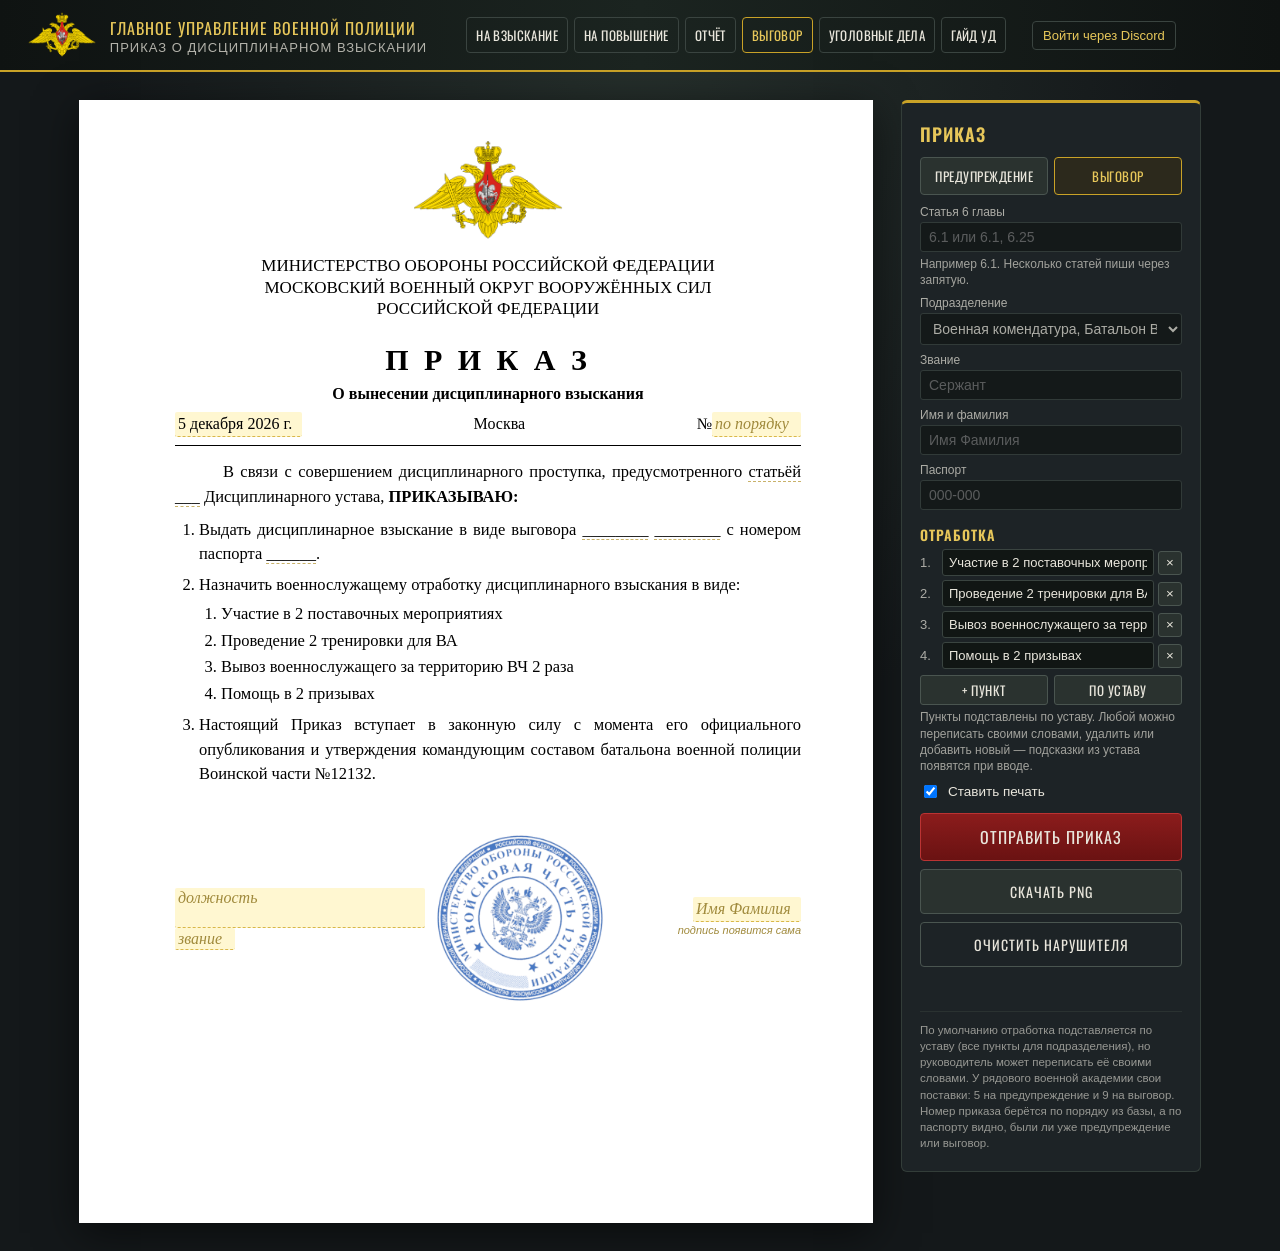
<file: vygovor.html>
<!DOCTYPE html>
<html lang="ru">
<head>
<meta charset="utf-8">
<meta name="viewport" content="width=device-width, initial-scale=1">
<title>ГУ ВП · Приказ о взыскании</title>
<link rel="preconnect" href="https://fonts.googleapis.com">
<link rel="preconnect" href="https://fonts.gstatic.com" crossorigin>
<link href="https://fonts.googleapis.com/css2?family=Marck+Script&family=Tinos:ital,wght@0,400;0,700;1,400&family=Oswald:wght@400;600&display=swap" rel="stylesheet">
<link rel="icon" href="favicon.svg" type="image/svg+xml">
<link rel="icon" href="favicon.png" type="image/png" sizes="64x64">
<link rel="apple-touch-icon" href="apple-touch-icon.png">
<link rel="stylesheet" href="style.css">
</head>
<body>
<header class="topbar">
  <img src="emblem.png" alt="">
  <div>
    <div class="t1">ГЛАВНОЕ УПРАВЛЕНИЕ ВОЕННОЙ ПОЛИЦИИ</div>
    <div class="t2">Приказ о дисциплинарном взыскании</div>
  </div>
  <nav class="tabs"><a href="index.html">На взыскание</a><a href="povyshenie.html">На повышение</a><a href="otchet.html">Отчёт</a><a href="vygovor.html" class="on">Выговор</a><a href="ugolovnoe.html">Уголовные дела</a><a href="gajd.html">Гайд УД</a></nav>
</header>

<main class="layout">
  <section class="desk">
    <div class="paper" id="paper">
      <div class="emblem"><img src="emblem.png" alt=""></div>
      <div class="hdr">Министерство обороны Российской Федерации<br>Московский военный округ Вооружённых сил<br>Российской Федерации</div>

      <h1 class="title">П Р И К А З</h1>
      <div class="subtitle">О вынесении дисциплинарного взыскания</div>
      <div class="meta">
        <input class="f" id="date" data-fit>
        <span id="city"></span>
        <span>№<input class="f" id="num" data-fit placeholder="по порядку"></span>
      </div>
      <div class="rule"></div>

      <p class="para">В связи с совершением дисциплинарного проступка, предусмотренного <span class="calc" id="normPoints">статьёй ___</span> Дисциплинарного устава, <b>ПРИКАЗЫВАЮ:</b></p>

      <ol class="items">
        <li>Выдать дисциплинарное взыскание в виде <span id="kindWord">выговора</span> <span class="calc" id="rankShow">________</span> <span class="calc" id="nameShow">________</span> с номером паспорта <span class="calc" id="passShow">______</span>.</li>
        <li>Назначить военнослужащему отработку дисциплинарного взыскания в виде:
          <ol class="subitems" id="workList"></ol>
        </li>
        <li>Настоящий Приказ вступает в законную силу с момента его официального опубликования и утверждения командующим составом батальона военной полиции Воинской части №12132.</li>
      </ol>

      <div class="sign">
        <div class="sign-left">
          <textarea class="f req pos" id="fromPos" rows="2" placeholder="должность"></textarea>
          <input class="f req" id="fromRank" data-fit placeholder="звание" list="ranks">
        </div>
        <div class="sign-mid">
          <img id="stamp" alt="">
          <div class="autograph" id="autograph"><span id="autoText"></span><svg id="autoFlourish" viewBox="0 0 240 100"><path id="autoPath" d=""/></svg></div>
        </div>
        <div class="sign-right">
          <input class="f req" id="fromName" data-fit placeholder="Имя Фамилия">
          <div class="sign-hint">подпись появится сама</div>
        </div>
      </div>
    </div>
  </section>

  <aside class="panel">
    <h2>Приказ</h2>
    <div class="kind" id="kind">
      <button type="button" data-kind="pred">Предупреждение</button>
      <button type="button" data-kind="vyg" class="on">Выговор</button>
    </div>
    <label class="plab">Статья 6 главы
      <input id="nPoint" placeholder="6.1 или 6.1, 6.25">
    </label>
    <div class="norm-hint">Например 6.1. Несколько статей пиши через запятую.</div>
    <label class="plab">Подразделение
      <select id="unit"></select>
    </label>
    <label class="plab">Звание
      <input id="tRank" list="ranks" placeholder="Сержант">
    </label>
    <label class="plab">Имя и фамилия
      <input id="tName" placeholder="Имя Фамилия" autocomplete="off">
    </label>
    <label class="plab">Паспорт
      <input id="tPass" placeholder="000-000" autocomplete="off">
    </label>
    <div class="hist" id="hist"></div>
    <h3 class="duty-h">Отработка</h3>
    <div class="duty-edit" id="dutyEdit"></div>
    <div class="row-btns"><button type="button" class="mini" id="dutyAdd">+ пункт</button><button type="button" class="mini" id="dutyReset">По уставу</button></div>
    <div class="norm-hint" id="dutyHint">Пункты подставлены по уставу. Любой можно переписать своими словами, удалить или добавить новый — подсказки из устава появятся при вводе.</div>
    <datalist id="dutyOpts"></datalist>
    <label class="chk"><input type="checkbox" id="stampOn" checked> Ставить печать</label>
    <button class="btn primary" id="send">Отправить приказ</button>
    <button class="btn" id="download">Скачать PNG</button>
    <button class="btn ghost" id="clear">Очистить нарушителя</button>
    <div class="status" id="status"></div>
    <div class="note">По умолчанию отработка подставляется по уставу (все пункты для подразделения), но руководитель может переписать её своими словами. У рядового военной академии свои поставки: 5 на предупреждение и 9 на выговор. Номер приказа берётся по порядку из базы, а по паспорту видно, были ли уже предупреждение или выговор.</div>
  </aside>
</main>

<datalist id="ranks">
  <option>Рядовой</option><option>Ефрейтор</option><option>Младший сержант</option><option>Сержант</option>
  <option>Старший сержант</option><option>Старшина</option><option>Прапорщик</option><option>Старший прапорщик</option>
  <option>Младший лейтенант</option><option>Лейтенант</option><option>Старший лейтенант</option><option>Капитан</option>
  <option>Майор</option><option>Подполковник</option><option>Полковник</option><option>Генерал-майор</option><option>Генерал-лейтенант</option><option>Генерал-полковник</option><option>Генерал армии</option>
</datalist>
<datalist id="positions">
  <option>Стажёр ВП</option><option>Инспектор ВП</option><option>Дознаватель ВП</option><option>Инструктор ВП</option><option>Зам. Ком. Бат ВП</option><option>Ком. Бат ВП</option><option>Инспектор военной комендатуры</option><option>Дознаватель военной комендатуры</option><option>Заместитель коменданта гарнизона</option><option>Комендант гарнизона</option>
  <option>Командир 1-ой мотострелковой бригады</option>
  <option>Первый Заместитель Командира Бригады</option>
  <option>Начальник штаба войсковой части №12132</option>
  <option>Заместитель командира бригады по Материально-техническому обеспечению</option>
  <option>Помощник командира бригады войсковой части №12132</option>
</datalist>

<script src="config.js"></script>
<script src="auth.js"></script>
<script src="num.js"></script>
<script src="vygovor-rules.js"></script>
<script src="html2canvas.min.js"></script>
<script src="pages.js"></script>
<script src="vygovor.js"></script>
</body>
</html>
</file>
<file: style.css>
:root{--bg:#14181a;--panel:#1d2326;--gold:#c9a227;--gold2:#e7c75a;--ink:#000;--edit:#fff7d1;--editb:#d9b84a}
*{box-sizing:border-box}
html{background:#14181a;min-height:100%}
input::-webkit-calendar-picker-indicator{display:none!important;opacity:0}
body{margin:0;background:radial-gradient(ellipse at top,#26302c 0%,#14181a 60%) fixed;color:#e9e6dc;font-family:"Segoe UI",Roboto,Arial,sans-serif}
.topbar{display:flex;align-items:center;gap:14px;padding:12px 28px;background:linear-gradient(90deg,#0f1312,#1b2420 50%,#0f1312);border-bottom:2px solid var(--gold)}
.topbar img{height:46px}
.topbar .t1{font-family:Oswald,sans-serif;letter-spacing:2px;color:var(--gold2);font-size:18px}
.topbar .t2{font-size:13px;opacity:.75;letter-spacing:1px;text-transform:uppercase}
.layout{display:flex;gap:28px;justify-content:center;align-items:flex-start;padding:28px}
.desk{flex:0 0 auto}
.panel{width:300px;position:sticky;top:20px;background:var(--panel);border:1px solid #333d39;border-top:3px solid var(--gold);border-radius:6px;padding:18px 18px 20px}
.panel h2{margin:0 0 10px;font-family:Oswald,sans-serif;font-weight:600;letter-spacing:1px;color:var(--gold2);font-size:18px;text-transform:uppercase}
.panel ol{padding-left:18px;margin:0 0 14px;font-size:13.5px;line-height:1.45}
.panel li{margin-bottom:6px}
.chk{display:flex;gap:8px;align-items:center;font-size:13.5px;margin:6px 0 12px}
.btn{display:block;width:100%;padding:11px;margin-top:8px;border-radius:4px;border:1px solid #4a5550;background:#2a322f;color:#e9e6dc;font-size:14px;cursor:pointer;font-family:Oswald,sans-serif;letter-spacing:1px;text-transform:uppercase}
.btn:hover{border-color:var(--gold)}
.btn.primary{background:linear-gradient(#8b1c1c,#6a1212);border-color:#b33;font-size:16px}
.btn.primary:hover{background:linear-gradient(#a02222,#7a1515)}
.btn.ghost{background:transparent}
.btn:disabled{opacity:.5;cursor:wait}
.status{margin-top:12px;font-size:13.5px;min-height:18px}
.status.ok{color:#8fd18f}.status.err{color:#ff8a80}.status.warn{color:#ffd166}
.note{margin-top:14px;font-size:11.5px;opacity:.6;line-height:1.4;border-top:1px solid #333d39;padding-top:10px}

/* ===== Лист ===== */
.paper{width:794px;min-height:1123px;background:#fff;color:var(--ink);padding:40px 72px 60px 96px;box-shadow:0 10px 40px rgba(0,0,0,.55);font-family:"Times New Roman",Tinos,serif;font-size:16.5px;line-height:1.5;position:relative}
.emblem{text-align:center}
.emblem img{width:150px}
.hdr{text-align:center;font-size:17px;line-height:1.25;margin-top:6px;text-transform:uppercase}
.addressee{margin:16px 0 0 auto;width:300px;font-size:16px;line-height:1.35}
.title{text-align:center;font-size:30px;font-weight:700;letter-spacing:4px;margin:18px 0 0;font-family:"Times New Roman",Tinos,serif}
.subtitle{text-align:center;font-weight:700;font-size:16px}
.meta{display:flex;justify-content:space-between;align-items:baseline;margin-top:6px;font-size:16px}
.rule{border-top:1px solid #000;margin:8px 0 14px}
.para{text-indent:48px;text-align:justify;margin:0 0 8px}
.items{margin:4px 0 10px;padding-left:24px}
.items li{margin-bottom:6px;text-align:justify}
.appendix{margin-top:10px;font-size:16px}

/* поля ввода, стилизованные под текст документа */
.f{font:inherit;color:#000;background:var(--edit);border:none;border-bottom:1px dashed var(--editb);padding:0 3px;outline:none;border-radius:2px}
.f:focus{background:#ffef9e;border-bottom-color:#b8860b}
.f::placeholder{color:#a08a3c;font-style:italic}
input.f{min-width:60px}
textarea.f{display:block;width:100%;resize:none;overflow:hidden;line-height:1.5;margin-top:2px;text-align:justify}
.f.bad{background:#ffd6d6;border-bottom-color:#d33}
.f.link{color:#1a4fb5}

/* подпись */
.sign{display:flex;justify-content:space-between;align-items:center;margin-top:46px;min-height:170px}
.sign-left{display:flex;flex-direction:column;line-height:1.35;font-size:16px;width:250px;flex:0 0 250px;min-width:0}
.sign-left .f{align-self:flex-start}
.sign-left textarea.pos{align-self:stretch;width:100%;max-width:250px;text-align:left;line-height:1.25;white-space:pre-wrap;word-break:break-word;overflow:hidden}
.pos-suggest{position:fixed;z-index:30;background:#fff;border:1px solid #d9b84a;border-radius:4px;box-shadow:0 8px 24px rgba(0,0,0,.4);max-height:240px;overflow:auto;padding:4px}
.pos-suggest[hidden]{display:none}
.pos-suggest button{display:block;width:100%;text-align:left;background:#fff;border:0;padding:7px 8px;font:15px "Times New Roman",Tinos,serif;color:#000;cursor:pointer;line-height:1.25}
.pos-suggest button:hover,.pos-suggest button.on{background:#fff7d1}
.sign-mid{position:relative;width:240px;height:170px}
#stamp{position:absolute;width:170px;height:170px;left:10px;top:0;opacity:.9}
.autograph{position:absolute;left:40px;top:40px;width:240px;height:100px;pointer-events:none}
#autoText{position:absolute;left:12px;top:4px;font-family:"Marck Script",cursive;font-size:46px;color:#16205e;white-space:nowrap;transform-origin:left center}
#autoFlourish{position:absolute;left:0;top:0;width:240px;height:100px;overflow:visible}
#autoFlourish path{fill:none;stroke:#16205e;stroke-width:2.2;stroke-linecap:round}
.sign-right{width:180px;text-align:right;font-size:16px}
.sign-hint{font-size:11px;color:#a08a3c;font-style:italic;font-family:Arial,sans-serif}

/* режим рендера картинки */
.rendering .f{background:transparent!important;border:none!important;padding:0!important}
.rendering .sign-hint{display:none}
.rendering .f.link{color:#000}

@media (max-width:1180px){.layout{flex-direction:column;align-items:center}.panel{position:static;width:794px;max-width:100%}}
@media (max-width:820px){.desk{zoom:.46}}

.app-row{padding-left:24px;text-indent:-24px;margin-left:24px}
.app-row textarea.f.inline{display:inline-block;width:calc(100% - 30px);vertical-align:top;text-indent:0}
.rendering .app-row div{display:inline;text-indent:0}

/* вкладки */
.tabs{margin-left:auto;display:flex;gap:6px}
.tabs a{color:#e9e6dc;text-decoration:none;font-family:Oswald,sans-serif;letter-spacing:1px;text-transform:uppercase;font-size:14px;padding:8px 14px;border:1px solid #3a4440;border-radius:4px}
.tabs a.on{border-color:var(--gold);color:var(--gold2)}
.tabs a:hover{border-color:var(--gold)}

/* страница повышения */
.promo .layout{gap:20px;padding:24px 16px}
.calc-panel{width:390px;max-height:calc(100vh - 40px);overflow:auto}
.calc-panel h3{font-family:Oswald,sans-serif;font-weight:600;letter-spacing:1px;color:var(--gold2);font-size:15px;text-transform:uppercase;margin:16px 0 4px}
.route{font-family:Oswald,sans-serif;font-size:17px;margin-bottom:8px}
.route span{color:var(--gold2)}
.bar{position:relative;height:24px;background:#111614;border:1px solid #3a4440;border-radius:4px;overflow:hidden;margin-bottom:10px}
.bar-fill{height:100%;width:0;background:linear-gradient(90deg,#7a5c10,#c9a227);transition:width .3s}
.bar-fill.full{background:linear-gradient(90deg,#2f6b2f,#59a659)}
.bar span{position:absolute;inset:0;display:flex;align-items:center;justify-content:center;font-size:13px;font-weight:600}
.crit{list-style:none;padding:0;margin:0;font-size:13.5px;line-height:1.6}
.crit li.ok{color:#8fd18f}.crit li.no{color:#ff9e8f}
.crit b{color:#e9e6dc;font-weight:600;margin-left:4px}
.crit-note{font-size:12.5px;margin-top:6px;padding:7px 9px;border-radius:4px;background:#25201a}
.crit-note.ok{background:#1d2b1d;color:#a8e0a8}.crit-note.no{color:#ffc4a8}
.crit-note:empty{display:none}
.acts-hint{font-size:12px;opacity:.65;margin-bottom:6px}
.act{border:1px solid #2f3835;border-radius:4px;padding:6px 8px;margin-bottom:5px;background:#202725}
.act.done{border-color:#6b5a22;background:#262519}
.act-top{display:flex;align-items:center;gap:8px}
.act-name{flex:1;font-size:13px;line-height:1.3}
.pts{display:inline-block;margin-left:6px;font-size:11px;color:#14181a;background:var(--gold);border-radius:3px;padding:0 4px;font-weight:700}
.ctr{display:flex;align-items:center}
.ctr button{width:26px;height:26px;border:1px solid #4a5550;background:#2a322f;color:#e9e6dc;font-size:16px;cursor:pointer;border-radius:3px}
.ctr button:hover{border-color:var(--gold)}
.ctr input{width:40px;height:26px;text-align:center;background:#111614;border:1px solid #3a4440;color:#fff;margin:0 3px;-moz-appearance:textfield}
.ctr input::-webkit-inner-spin-button{display:none}
.act-once input{width:20px;height:20px;accent-color:#c9a227}
.act details{margin-top:3px}
.act summary{font-size:11.5px;opacity:.6;cursor:pointer}
.act textarea{width:100%;margin-top:4px;background:#111614;color:#e9e6dc;border:1px solid #3a4440;border-radius:3px;font-size:12px;padding:5px;resize:vertical}
.calc{border-bottom:1px dashed #c9b26a}
.rendering .calc{border:none}
#achList .ph{color:#a08a3c;font-style:italic;list-style:none}
.extra-wrap{padding-left:24px;margin-bottom:8px}
#summary{margin-top:4px}
@media (max-width:1240px){.promo .layout{flex-direction:column;align-items:center}.calc-panel{position:static;width:794px;max-width:100%;max-height:none}}

/* еженедельный отчёт */
.tabs a{white-space:nowrap}
.cat-group{border:1px solid #2f3835;border-radius:4px;padding:6px 8px;margin-bottom:5px;background:#202725}
.cat-group.on{border-color:#6b5a22;background:#262519}
.cat-group .act{border:none;background:transparent;padding:4px 0;margin:0}
.vygovor-note{font-size:12px;line-height:1.4;color:#ffc4a8;background:#2a211c;border-radius:4px;padding:6px 8px;margin-top:4px}
.vygovor-note.ok{display:none}

.week-dates{display:flex;align-items:center;gap:8px;margin-bottom:10px}
.week-dates input{flex:1;background:#111614;color:#e9e6dc;border:1px solid #3a4440;border-radius:3px;padding:5px 6px;font-size:13px}
.week-dates span{opacity:.6}

.static-line{margin-top:2px;white-space:nowrap}

/* приказ о выговоре */
.kind{display:flex;gap:6px;margin:0 0 10px}
.kind button{flex:1;padding:8px 6px;border-radius:4px;border:1px solid #4a5550;background:#2a322f;color:#e9e6dc;font-family:Oswald,sans-serif;letter-spacing:.5px;text-transform:uppercase;font-size:13px;cursor:pointer}
.kind button.on{border-color:var(--gold);color:var(--gold2);background:#2c291c}
.plab{display:block;font-size:12px;opacity:.7;margin:8px 0 0}
.plab input,.plab select{display:block;width:100%;margin-top:3px;background:#111614;color:#e9e6dc;border:1px solid #3a4440;border-radius:3px;padding:6px 8px;font-size:14px;opacity:1}
.plab input.bad{border-color:#d33;background:#3a2222}
.duty-h{font-family:Oswald,sans-serif;font-weight:600;letter-spacing:1px;color:var(--gold2);font-size:14px;text-transform:uppercase;margin:14px 0 4px}
.duty-preview{margin:0 0 12px;padding-left:18px;font-size:13px;line-height:1.4}
.duty-preview li{margin-bottom:3px}
.subitems{margin:4px 0 2px;padding-left:22px}
.subitems li{margin-bottom:2px}

.topbar > div{min-width:220px}
.topbar .t1{font-size:16px;letter-spacing:1px;white-space:nowrap}
.tabs a{padding:7px 9px;font-size:13px;letter-spacing:.4px}

.hist{font-size:13px;line-height:1.4;margin:8px 0 4px;padding:8px 10px;border-radius:4px;background:#1d2b1d;color:#c6e6c6}
.hist:empty{display:none}
.hist.repeat{background:#3a2218;color:#ffd7c2;border:1px solid #a85a32}
.hist ol{margin:4px 0 0;padding-left:18px}
.hist b{color:#fff}

.norm-row{display:flex;gap:6px}
.norm-row .plab{flex:1;margin-top:0}
.norm-hint{font-size:12px;opacity:.65;margin:4px 0 8px;line-height:1.35}

.vp-auth{display:flex;align-items:center;gap:4px;margin-left:12px;font-size:13px;color:#e9e6dc;white-space:nowrap}
.vp-auth button{background:transparent;color:var(--gold2);border:1px solid #3a4440;border-radius:4px;padding:6px 10px;cursor:pointer;font:13px "Segoe UI",sans-serif}
.vp-auth button:hover{border-color:var(--gold)}

/* свободная отработка и список приложений */
.duty-edit{display:flex;flex-direction:column;gap:4px}
.duty-row{display:flex;gap:4px;align-items:center;font-size:13px}
.duty-row span{width:18px;opacity:.7}
.duty-row input{flex:1;min-width:0;background:#111614;color:#e9e6dc;border:1px solid #3a4440;border-radius:3px;padding:5px 6px;font-size:13px}
.duty-row .x,.ev-x{width:24px;height:24px;border:1px solid #4a5550;background:#2a322f;color:#e9e6dc;border-radius:3px;cursor:pointer;line-height:1;padding:0}
.row-btns{display:flex;gap:6px;margin:6px 0 4px}
.mini{flex:1;padding:6px;border:1px solid #4a5550;background:#2a322f;color:#e9e6dc;border-radius:3px;cursor:pointer;font-family:Oswald,sans-serif;font-size:12px;letter-spacing:.5px;text-transform:uppercase}
.ev-row{display:flex;gap:4px;align-items:baseline}
.ev-row .ev-n{flex:0 0 auto}
.ev-row input.f.ev-type{min-width:160px}
.ev-row input.f.link{flex:1;min-width:120px}
.paper .ev-x{flex:0 0 auto;font-size:14px;width:20px;height:20px}
.paper .ev-add{margin-top:4px;border:1px dashed #b8a25a;background:#fffbea;color:#7a6320;border-radius:3px;padding:2px 10px;cursor:pointer;font:14px "Times New Roman",Tinos,serif}
.paper.rendering .ev-x,.paper.rendering .ev-add{display:none}
.ev-url{word-break:break-all}

/* уголовные дела */
.ud .paper .ph{color:#a08a3c;font-style:italic}
.rendering .ph{color:#000!important;font-style:normal!important}
.ud-h{font-weight:700;text-align:center;margin:10px 0 6px;letter-spacing:1px}
.ud-approve{position:absolute;right:56px;top:34px;width:205px;font-size:13px;line-height:1.45}
.ud-signs{margin-top:18px;font-size:15.5px}
.ud-sl{display:flex;gap:10px;align-items:flex-end;margin:10px 0}
.ud-sl span:first-child{min-width:200px}
.ud-line{flex:1;border-bottom:1px solid #000;height:18px}
.ud-case-row{display:flex;gap:6px}
.ud-case-row select,select.ud-doc{flex:1;width:100%;background:#111614;color:#e9e6dc;border:1px solid #3a4440;border-radius:3px;padding:6px;font-size:14px}
.mini{background:#2a322f;color:#e9e6dc;border:1px solid #4a5550;border-radius:3px;padding:4px 8px;cursor:pointer;font-size:13px;white-space:nowrap}
.mini:hover{border-color:var(--gold)}
.plab textarea{display:block;width:100%;margin-top:3px;background:#111614;color:#e9e6dc;border:1px solid #3a4440;border-radius:3px;padding:6px 8px;font-size:13.5px;resize:vertical;box-sizing:border-box}
.ud .plab input,.ud .plab select{box-sizing:border-box}
.ud .plab input.f{font:14px "Segoe UI",sans-serif;color:#e9e6dc;background:#111614;border:1px solid #3a4440;border-radius:3px;padding:6px 8px}
.ud .plab input.f.bad,.ud .plab input.bad{border-color:#d33;background:#3a2222}
.ud-arts{font-size:12.5px;opacity:.85;margin:6px 0 0;line-height:1.35}
.ev-row{display:flex;gap:4px;align-items:center;margin-bottom:4px}
.ev-row input{flex:1;min-width:0;background:#111614;color:#e9e6dc;border:1px solid #3a4440;border-radius:3px;padding:5px;font-size:12.5px}
.ev-n{font-size:12px;opacity:.6;width:20px}
.ev-row button{background:transparent;border:1px solid #4a5550;color:#ff9e8f;border-radius:3px;cursor:pointer;width:24px;height:26px}
.crit-note ul{margin:4px 0 0;padding-left:18px}
.para.nl{text-indent:0}
.items ol{margin:4px 0;padding-left:22px}
.note a,.guide a{color:var(--gold2)}
/* гайд */
.guide{max-width:960px;margin:0 auto;padding:24px 20px 60px;line-height:1.55;font-size:15.5px}
.guide h1{font-family:Oswald,sans-serif;color:var(--gold2);letter-spacing:1px;font-weight:600}
.guide h2{font-family:Oswald,sans-serif;color:var(--gold2);letter-spacing:1px;font-weight:600;margin-top:30px;border-bottom:1px solid #333d39;padding-bottom:4px}
.guide .step{background:var(--panel);border:1px solid #333d39;border-left:4px solid var(--gold);border-radius:6px;padding:12px 16px;margin:12px 0}
.guide .step h3{margin:0 0 6px;font-family:Oswald,sans-serif;font-weight:600;letter-spacing:.5px}
.guide table{border-collapse:collapse;width:100%;font-size:14px}
.guide td,.guide th{border:1px solid #333d39;padding:6px 8px;vertical-align:top;text-align:left}
.guide th{background:#202725;color:var(--gold2)}
.guide .warn{background:#2a211c;border-left:4px solid #b33;padding:10px 14px;border-radius:4px;margin:10px 0}
.guide .art{color:var(--gold2);white-space:nowrap}
.ud-case-row .mini{flex:0 0 auto;width:auto;margin:0}
</file>
